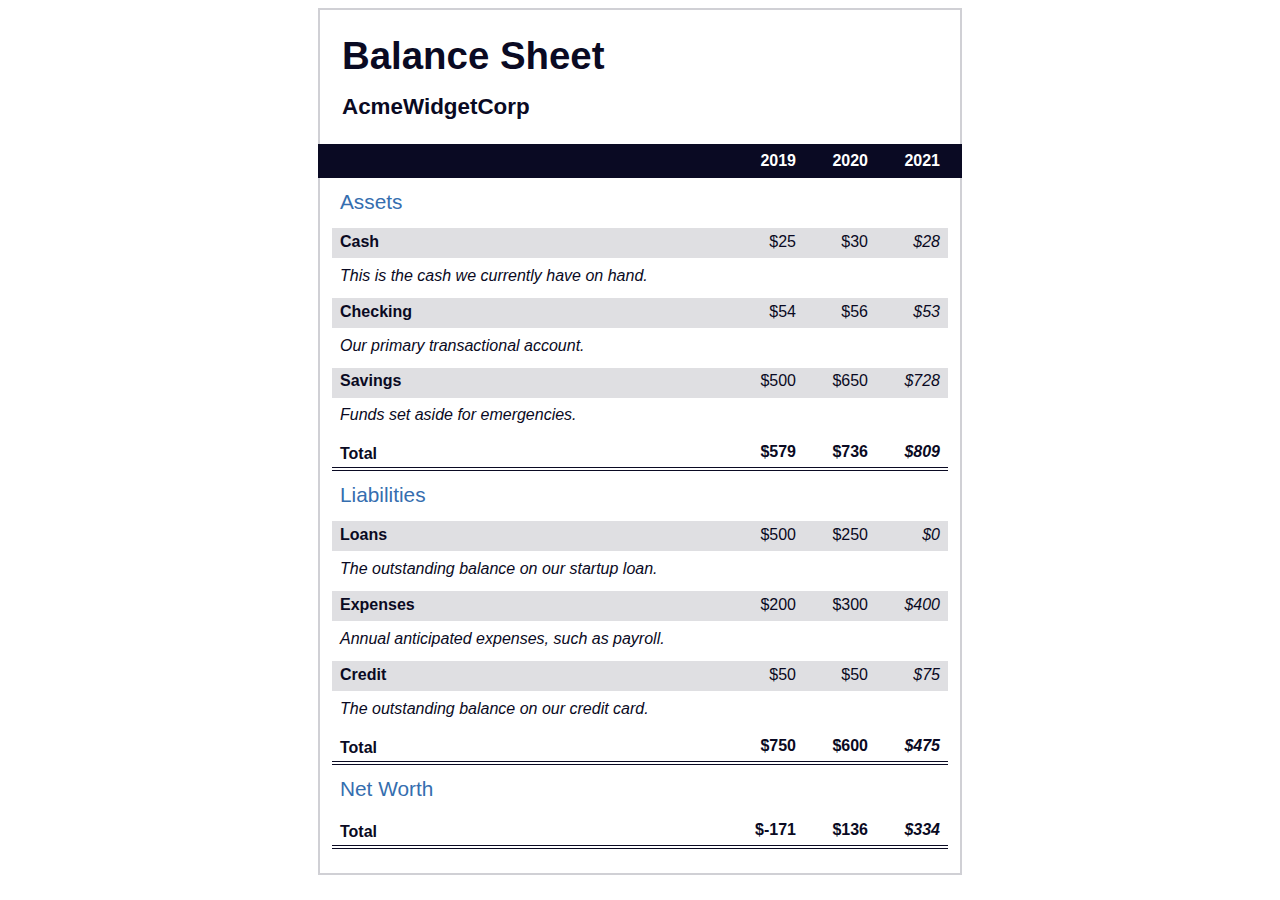
<file: balance/index.html>
<!DOCTYPE html>
<html lang="en">
  <head>
    <meta charset="UTF-8" />
    <meta http-equiv="X-UA-Compatible" content="IE=edge" />
    <meta name="viewport" content="width=device-width, initial-scale=1.0" />
    <link rel="stylesheet" href="styles.css" />
    <title>Balance-sheet</title>
  </head>
  <body>
    <main>
      <section>
        <h1>
          <span class="flex"
            ><span>AcmeWidgetCorp</span><span>Balance Sheet</span></span
          >
        </h1>

        <div aria-hidden="true" id="years">
          <span class="year">2019</span>
          <span class="year">2020</span>
          <span class="year">2021</span>
        </div>

        <div class="table-wrap">
          <table>
            <caption>
              Assets
            </caption>
            <thead>
              <tr>
                <td></td>
                <th><span class="sr-only year">2019</span></th>
                <th><span class="sr-only year">2020</span></th>
                <th class="current"><span class="sr-only year">2021</span></th>
              </tr>
            </thead>
            <tbody>
              <tr class="data">
                <th>
                  Cash
                  <span class="description"
                    >This is the cash we currently have on hand.</span
                  >
                </th>
                <td>$25</td>
                <td>$30</td>
                <td class="current">$28</td>
              </tr>
              <tr class="data">
                <th>
                  Checking
                  <span class="description"
                    >Our primary transactional account.</span
                  >
                </th>
                <td>$54</td>
                <td>$56</td>
                <td class="current">$53</td>
              </tr>
              <tr class="data">
                <th>
                  Savings
                  <span class="description"
                    >Funds set aside for emergencies.</span
                  >
                </th>

                <td>$500</td>
                <td>$650</td>
                <td class="current">$728</td>
              </tr>
              <tr class="total">
                <th>Total <span class="sr-only">Assets</span></th>
                <td>$579</td>
                <td>$736</td>
                <td class="current">$809</td>
              </tr>
            </tbody>
          </table>
          <table>
            <caption>
              Liabilities
            </caption>
            <thead>
              <tr>
                <td></td>
                <th><span class="sr-only">2019</span></th>
                <th><span class="sr-only">2020</span></th>
                <th><span class="sr-only">2021</span></th>
              </tr>
            </thead>
            <tbody>
              <tr class="data">
                <th>
                  Loans
                  <span class="description"
                    >The outstanding balance on our startup loan.</span
                  >
                </th>
                <td>$500</td>
                <td>$250</td>
                <td class="current">$0</td>
              </tr>
              <tr class="data">
                <th>
                  Expenses
                  <span class="description"
                    >Annual anticipated expenses, such as payroll.</span
                  >
                </th>
                <td>$200</td>
                <td>$300</td>
                <td class="current">$400</td>
              </tr>
              <tr class="data">
                <th>
                  Credit
                  <span class="description"
                    >The outstanding balance on our credit card.</span
                  >
                </th>
                <td>$50</td>
                <td>$50</td>
                <td class="current">$75</td>
              </tr>
              <tr class="total">
                <th>Total <span class="sr-only">Liabilities</span></th>
                <td>$750</td>
                <td>$600</td>
                <td class="current">$475</td>
              </tr>
            </tbody>
          </table>
          <table>
            <caption>
              Net Worth
            </caption>
            <thead>
              <tr>
                <td></td>
                <th><span class="sr-only">2019</span></th>
                <th><span class="sr-only">2020</span></th>
                <th><span class="sr-only">2021</span></th>
              </tr>
            </thead>
            <tbody>
              <tr class="total">
                <th>Total <span class="sr-only">Net Worth</span></th>
                <td>$-171</td>
                <td>$136</td>
                <td class="current">$334</td>
              </tr>
            </tbody>
          </table>
        </div>
      </section>
    </main>
  </body>
</html>
</file>
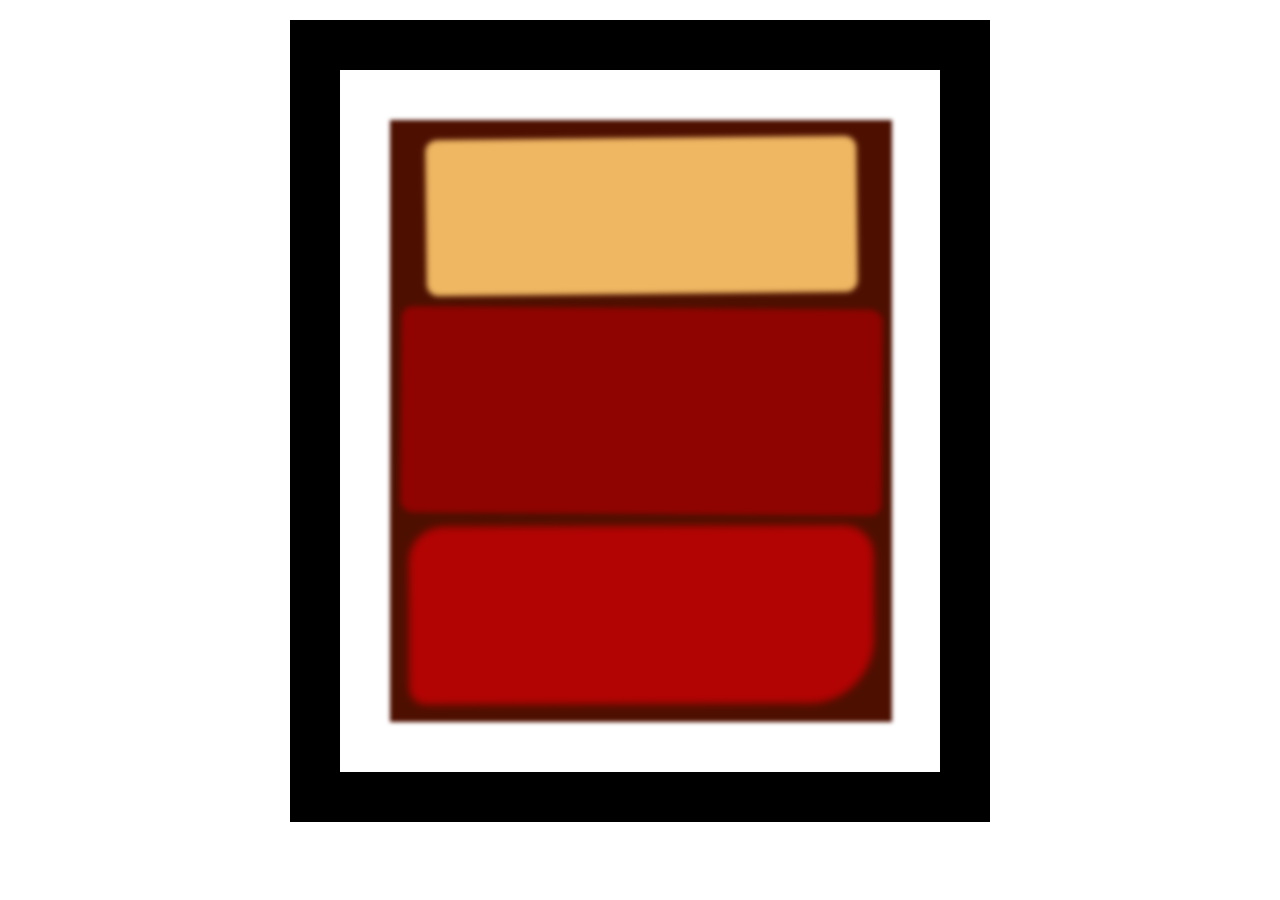
<file: box-model/index.html>
<!DOCTYPE html>
<html lang="en">
  <head>
    <meta charset="UTF-8" />
    <meta http-equiv="X-UA-Compatible" content="IE=edge" />
    <meta name="viewport" content="width=device-width, initial-scale=1.0" />
    <title>Rothko</title>
    <link rel="stylesheet" href="styles.css" />
  </head>
  <body>
    <div class="frame">
      <div class="canvas">
        <div class="one"></div>
        <div class="two"></div>
        <div class="three"></div>
      </div>
    </div>
  </body>
</html>
</file>
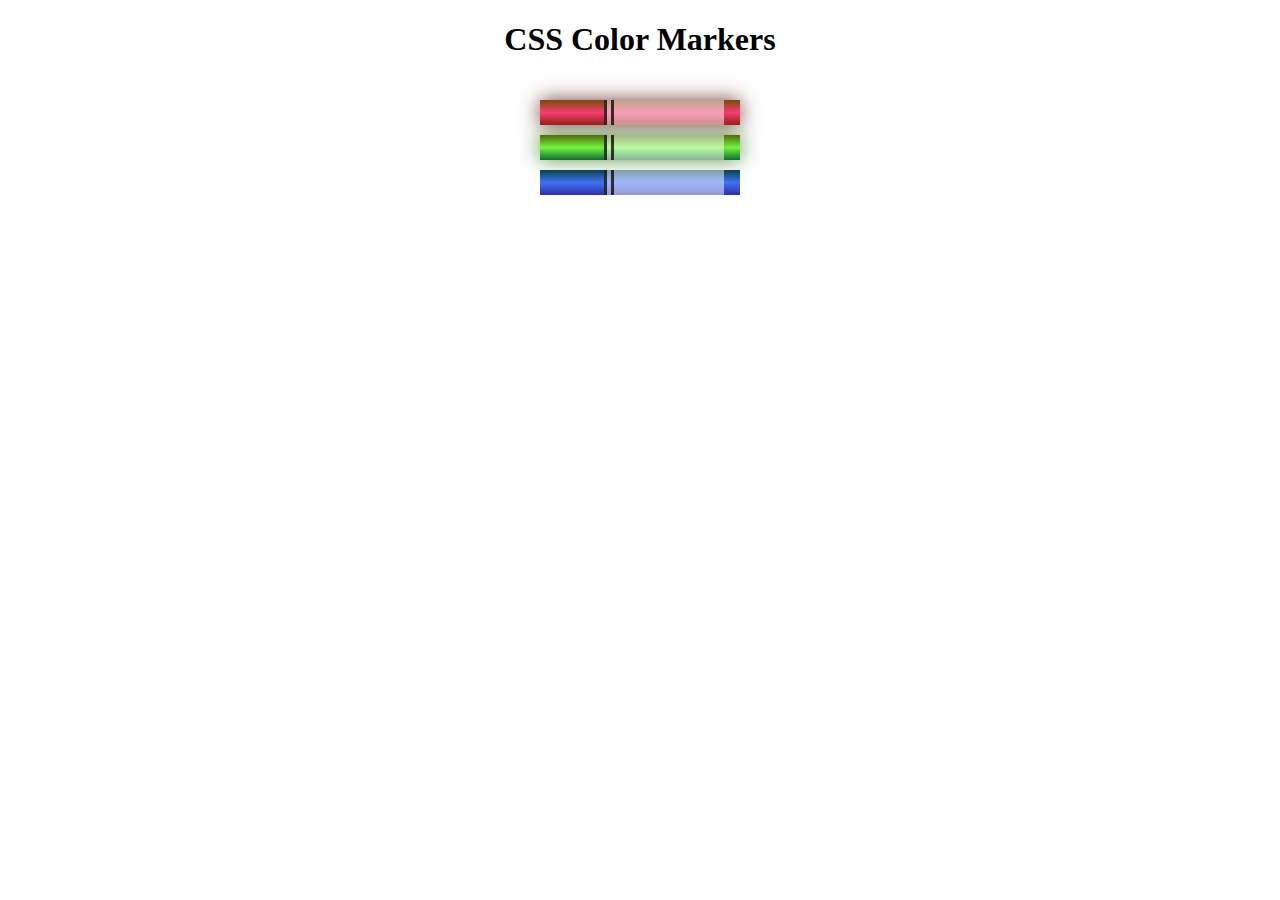
<file: color-markers/index.html>
<!DOCTYPE html>
<html lang="en">
  <head>
    <meta charset="UTF-8" />
    <meta http-equiv="X-UA-Compatible" content="IE=edge" />
    <meta name="viewport" content="width=device-width, initial-scale=1.0" />
    <title>CSS Color Markers</title>
    <link rel="stylesheet" href="styles.css" type="text/css" />
  </head>
  <body>
    <h1>CSS Color Markers</h1>
    <div class="container">
      <div class="marker red">
        <div class="cap"></div>
        <div class="sleeve"></div>
      </div>
      <div class="marker green">
        <div class="cap"></div>
        <div class="sleeve"></div>
      </div>
      <div class="marker blue">
        <div class="cap"></div>
        <div class="sleeve"></div>
      </div>
    </div>
  </body>
</html>
</file>
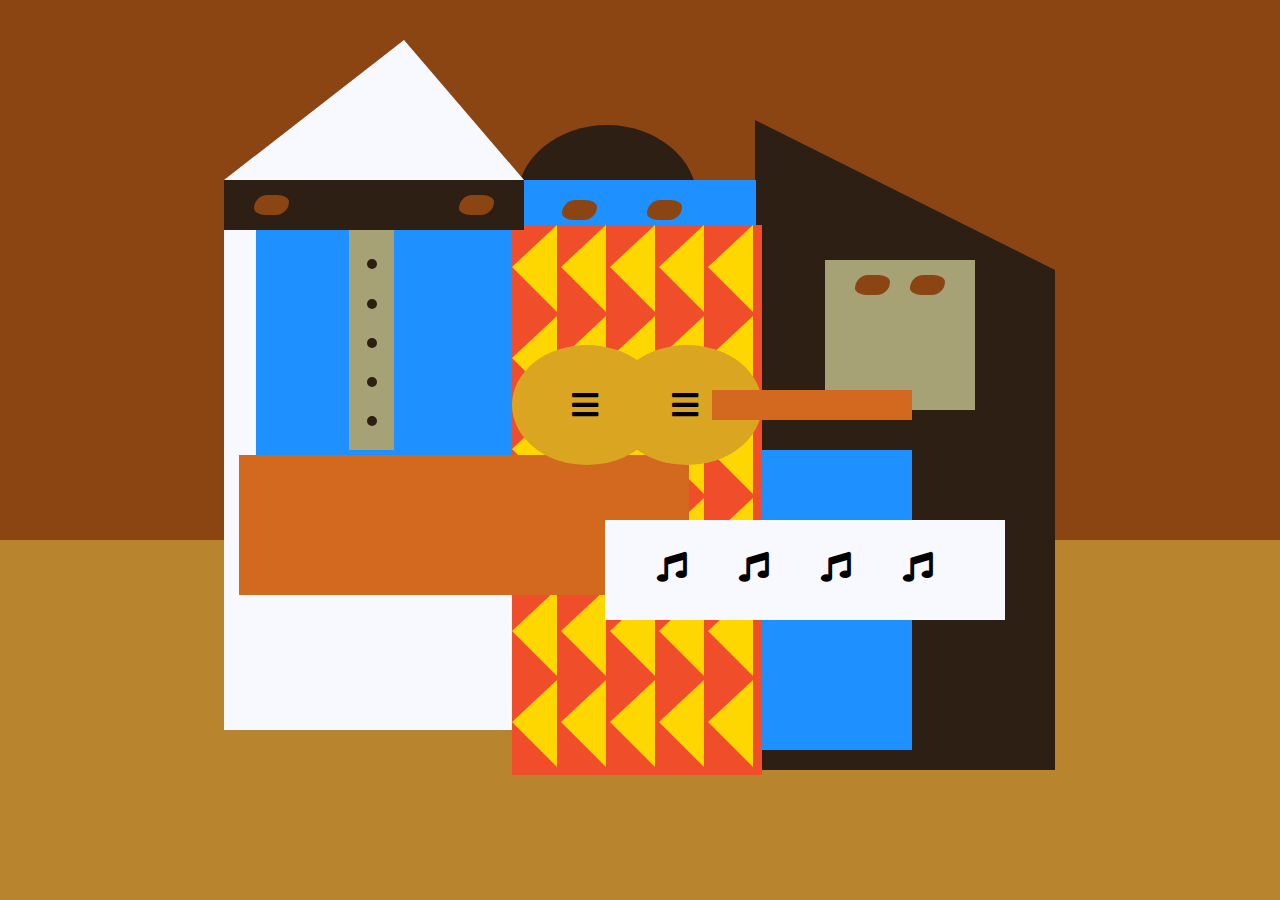
<file: picasso/index.html>
<!DOCTYPE html>
<html lang="en">
  <head>
    <meta charset="UTF-8" />
    <meta http-equiv="X-UA-Compatible" content="IE=edge" />
    <meta name="viewport" content="width=device-width, initial-scale=1.0" />
    <link rel="stylesheet" href="styles.css" type="text/css" />
    <link
      rel="stylesheet"
      href="https://use.fontawesome.com/releases/v5.8.2/css/all.css"
    />
    <title>Picasso Painting</title>
  </head>
  <body>
    <div id="back-wall"></div>
    <div class="characters">
      <div id="offwhite-character">
        <div id="white-hat"></div>
        <div id="black-mask">
          <div class="eyes left"></div>
          <div class="eyes right"></div>
        </div>
        <div id="gray-instrument">
          <div class="black-dot"></div>
          <div class="black-dot"></div>
          <div class="black-dot"></div>
          <div class="black-dot"></div>
          <div class="black-dot"></div>
        </div>
        <div id="tan-table"></div>
      </div>
      <div id="black-character">
        <div id="black-hat"></div>
        <div id="gray-mask">
          <div class="eyes left"></div>
          <div class="eyes right"></div>
        </div>
        <div id="white-paper">
          <i class="fas fa-music"></i><i class="fas fa-music"></i
          ><i class="fas fa-music"></i><i class="fas fa-music"></i>
        </div>
      </div>
      <div id="blue-left" class="blue"></div>
      <div id="blue-right" class="blue"></div>
      <div id="orange-character">
        <div id="black-round-hat"></div>
        <div id="eyes-div">
          <div class="eyes left"></div>
          <div class="eyes right"></div>
        </div>
        <div id="triangles">
          <div class="triangle"></div>
          <div class="triangle"></div>
          <div class="triangle"></div>
          <div class="triangle"></div>
          <div class="triangle"></div>
          <div class="triangle"></div>
          <div class="triangle"></div>
          <div class="triangle"></div>
          <div class="triangle"></div>
          <div class="triangle"></div>
          <div class="triangle"></div>
          <div class="triangle"></div>
          <div class="triangle"></div>
          <div class="triangle"></div>
          <div class="triangle"></div>
          <div class="triangle"></div>
          <div class="triangle"></div>
          <div class="triangle"></div>
          <div class="triangle"></div>
          <div class="triangle"></div>
          <div class="triangle"></div>
          <div class="triangle"></div>
          <div class="triangle"></div>
          <div class="triangle"></div>
          <div class="triangle"></div>
          <div class="triangle"></div>
          <div class="triangle"></div>
          <div class="triangle"></div>
          <div class="triangle"></div>
          <div class="triangle"></div>
        </div>
        <div id="guitar">
          <div class="guitar" id="guitar-left">
            <i class="fas fa-bars"></i>
          </div>
          <div class="guitar" id="guitar-right">
            <i class="fas fa-bars"></i>
          </div>
          <div id="guitar-neck"></div>
        </div>
      </div>
    </div>
  </body>
</html>
</file>
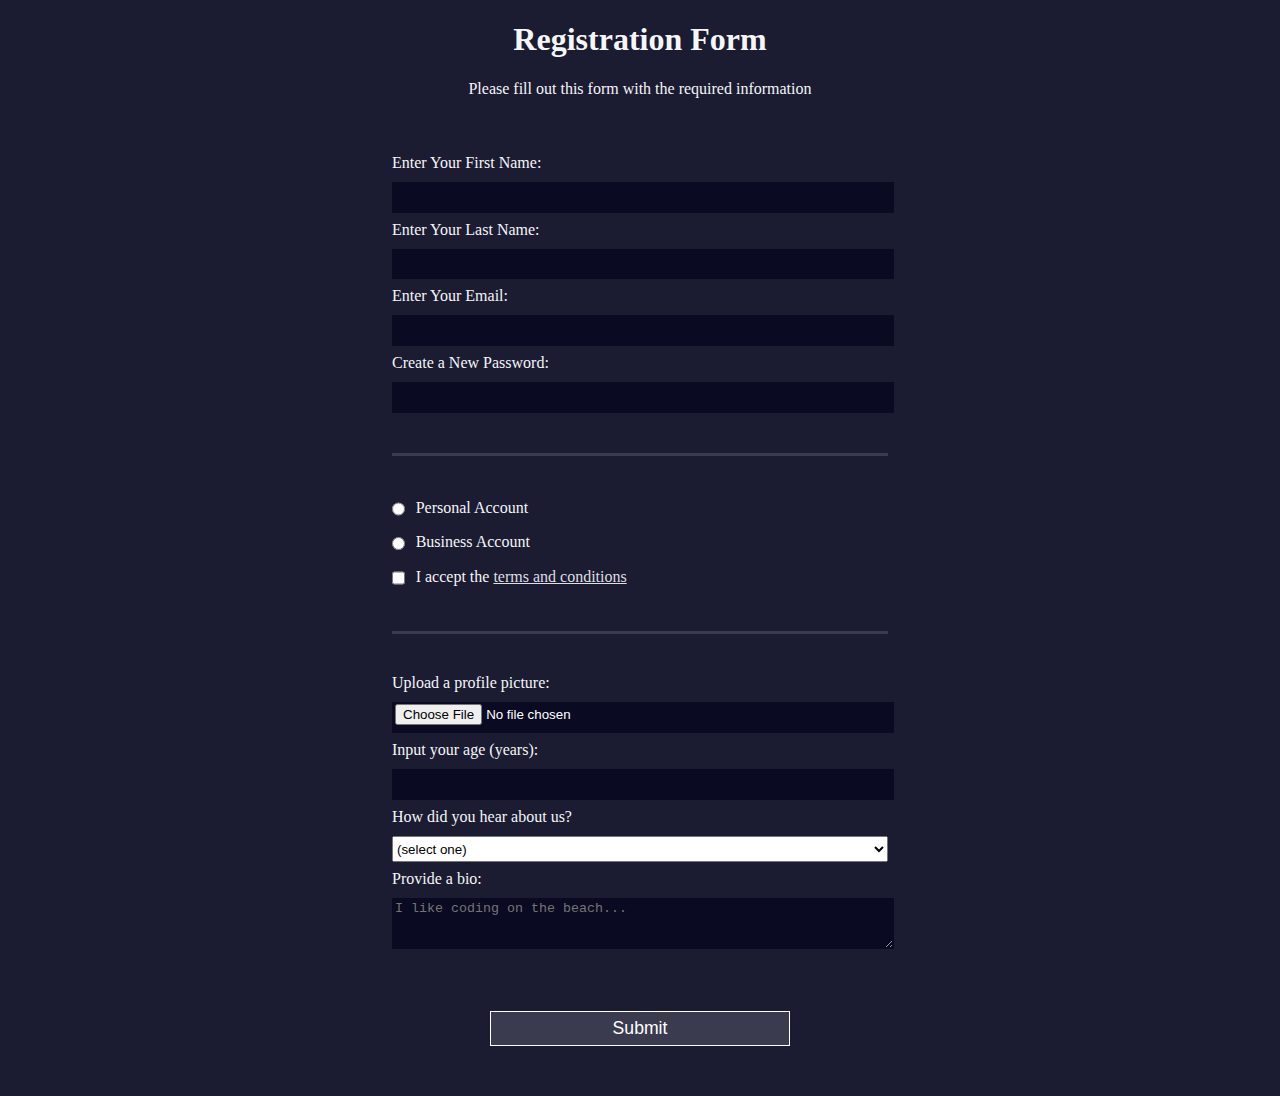
<file: registration-form/index.html>
<!DOCTYPE html>
<html lang="en">
  <head>
    <meta charset="UTF-8" />
    <meta http-equiv="X-UA-Compatible" content="IE=edge" />
    <meta name="viewport" content="width=device-width, initial-scale=1.0" />
    <title>Registration Form</title>
    <link href="style.css" rel="stylesheet" />
  </head>
  <body>
    <h1>Registration Form</h1>
    <p>Please fill out this form with the required information</p>
    <form action="https://fcc-registration-form.com">
      <fieldset>
        <label
          >Enter Your First Name: <input type="text" name="first-name" required
        /></label>
        <label
          >Enter Your Last Name: <input type="text" name="last-name" required
        /></label>
        <label
          >Enter Your Email: <input type="email" name="email" required
        /></label>
        <label
          >Create a New Password:
          <input
            type="password"
            name="password"
            pattern="[a-z0-5]{8,}"
            required
        /></label>
      </fieldset>
      <fieldset>
        <label
          ><input class="inline" type="radio" name="account-type" /> Personal
          Account</label
        >
        <label
          ><input class="inline" type="radio" name="account-type" /> Business
          Account</label
        >
        <label>
          <input class="inline" type="checkbox" name="terms" required /> I
          accept the
          <a href="https://www.freecodecamp.org/news/terms-of-service/"
            >terms and conditions</a
          >
        </label>
      </fieldset>
      <fieldset>
        <label
          >Upload a profile picture: <input type="file" name="file"
        /></label>
        <label
          >Input your age (years):
          <input type="number" name="age" min="13" max="120" />
        </label>
        <label
          >How did you hear about us?
          <select name="referrer">
            <option value="">(select one)</option>
            <option value="1">freeCodeCamp News</option>
            <option value="2">freeCodeCamp YouTube Channel</option>
            <option value="3">freeCodeCamp Forum</option>
            <option value="4">Other</option>
          </select>
        </label>
        <label
          >Provide a bio:
          <textarea
            name="bio"
            rows="3"
            cols="30"
            placeholder="I like coding on the beach..."
          ></textarea>
        </label>
      </fieldset>
      <input type="submit" value="Submit" />
    </form>
  </body>
</html>
</file>
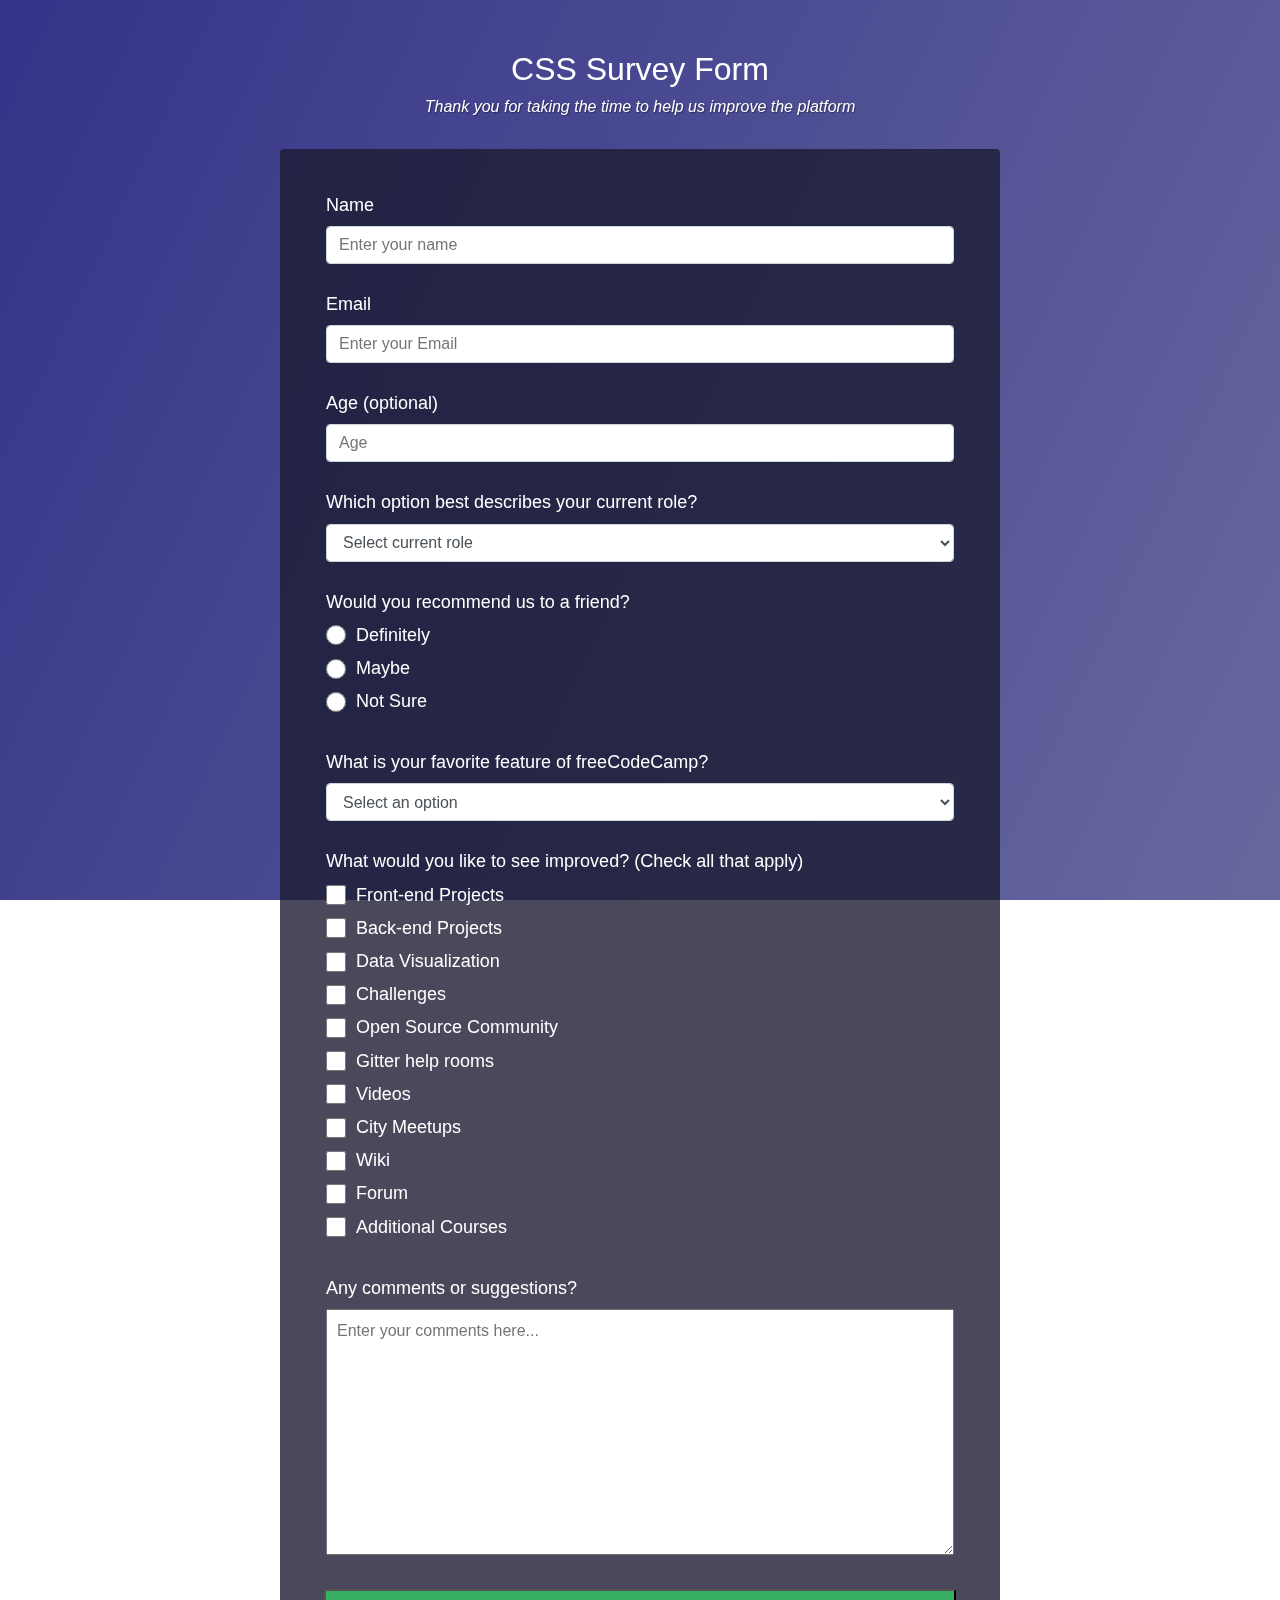
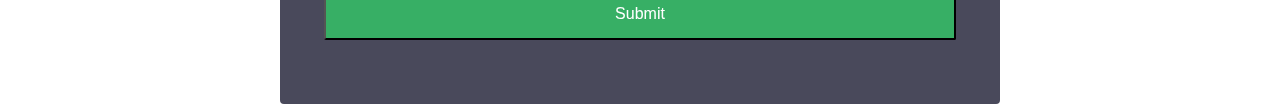
<file: survey-form/index.html>
<!DOCTYPE html>
<html lang="en">
  <head>
    <meta charset="UTF-8" />
    <meta http-equiv="X-UA-Compatible" content="IE=edge" />
    <meta name="viewport" content="width=device-width, initial-scale=1.0" />
    <title>Survey form</title>
    <link rel="stylesheet" href="style.css" />
  </head>
  <body>
    <div class="container">
      <header class="header">
        <h1 id="title">CSS Survey Form</h1>
        <p id="description">
          Thank you for taking the time to help us improve the platform
        </p>
      </header>

      <form action="process.html" method="get" id="survey-form">
        <fieldset>
          <div class="form-group">
            <label for="name" id="name-label">Name</label>
            <input
              class="form-control"
              type="text"
              id="name"
              name="name"
              placeholder="Enter your name"
              required
            />
          </div>

          <div class="form-group">
            <label for="email" id="email-label">Email</label>
            <input
              class="form-control"
              type="email"
              id="email"
              name="email"
              placeholder="Enter your Email"
              required
            />
          </div>

          <div class="form-group">
            <label for="number" id="number-label">Age (optional)</label>
            <input
              class="form-control"
              type="number"
              id="number"
              min="18"
              max="130"
              name="age"
              placeholder="Age"
            />
          </div>

          <div class="form-group">
            <label for="dropdown"
              >Which option best describes your current role?</label
            >
            <select class="form-control" id="dropdown" name="role">
              <option disabled selected value="">Select current role</option>
              <option value="student">Student</option>
              <option value="job">Full Time Job</option>
              <option value="learner">Full Time Learner</option>
              <option value="preferNo">Prefer not to say</option>
              <option value="other">Other</option>
            </select>
          </div>
        </fieldset>

        <div class="form-group">
          <fieldset>
            <label>Would you recommend us to a friend?</label>

            <label for="recommend-definitely">
              <input
                class="input-radio"
                type="radio"
                name="recommend"
                value="definitely"
                id="recommend-definitely"
              />
              Definitely</label
            >

            <label for="recommend-maybe">
              <input
                class="input-radio"
                type="radio"
                name="recommend"
                value="maybe"
                id="recommend-maybe"
              />
              Maybe</label
            >

            <label for="recommend-notsure">
              <input
                class="input-radio"
                type="radio"
                name="recommend"
                value="not-sure"
                id="recommend-notsure"
              />
              Not Sure</label
            >
          </fieldset>
        </div>

        <div class="form-group">
          <fieldset>
            <label>What is your favorite feature of freeCodeCamp?</label>
            <select class="form-control" name="feature" id="">
              <option disabled selected value="">Select an option</option>
              <option value="challenges">Challenges</option>
              <option value="projects">Projects</option>
              <option value="community">Community</option>
              <option value="open-source">Open Source</option>
            </select>
          </fieldset>
        </div>

        <div class="form-group">
          <fieldset>
            <label for=""
              >What would you like to see improved? (Check all that
              apply)</label
            >

            <label for="front-end-check">
              <input
                class="input-checkbox"
                type="checkbox"
                name="improve"
                id="front-end-check"
                value="front-end-check"
              />
              Front-end Projects</label
            >

            <label for="back-end-check">
              <input
                class="input-checkbox"
                type="checkbox"
                name="improve"
                id="back-end-check"
                value="back-end-check"
              />
              Back-end Projects</label
            >

            <label for="data-check">
              <input
                class="input-checkbox"
                type="checkbox"
                name="improve"
                id="data-check"
                value="data-check"
              />
              Data Visualization</label
            >

            <label for="challenges-check">
              <input
                class="input-checkbox"
                type="checkbox"
                name="improve"
                id="challenges-check"
                value="challenges-check"
              />
              Challenges</label
            >

            <label for="open-source-check">
              <input
                class="input-checkbox"
                type="checkbox"
                name="improve"
                id="open-source-check"
                value="open-source-check"
              />
              Open Source Community</label
            >

            <label for="gitter-help-check"
              ><input
                class="input-checkbox"
                type="checkbox"
                name="improve"
                id="gitter-help-check"
                value="gitter-help-check"
              />
              Gitter help rooms</label
            >

            <label for="videos-check"
              ><input
                class="input-checkbox"
                type="checkbox"
                name="improve"
                id="videos-check"
                value="videos-check"
              />
              Videos</label
            >

            <label for="city-meetups-check"
              ><input
                class="input-checkbox"
                type="checkbox"
                name="improve"
                id="city-meetups-check"
                value="city-meetups-check"
              />
              City Meetups</label
            >

            <label for="wiki-check"
              ><input
                class="input-checkbox"
                type="checkbox"
                name="improve"
                id="wiki-check"
                value="wiki-check"
              />
              Wiki</label
            >

            <label for="forum-check">
              <input
                class="input-checkbox"
                type="checkbox"
                name="improve"
                id="forum-check"
                value="forum-check"
              />
              Forum</label
            >

            <label for="additional-courses-check">
              <input
                class="input-checkbox"
                type="checkbox"
                name="improve"
                id="additional-courses-check"
                value="additional-courses-check"
              />
              Additional Courses</label
            >
          </fieldset>
        </div>

        <div class="form-group">
          <fieldset>
            <label for="">Any comments or suggestions?</label>
            <textarea
              class="input-textarea"
              name="comments"
              id=""
              cols="30"
              rows="10"
              placeholder="Enter your comments here..."
            ></textarea>
          </fieldset>
        </div>

        <div class="form-group">
          <button class="submit-button" type="submit" id="submit">
            Submit
          </button>
        </div>
      </form>
    </div>
  </body>
</html>
</file>
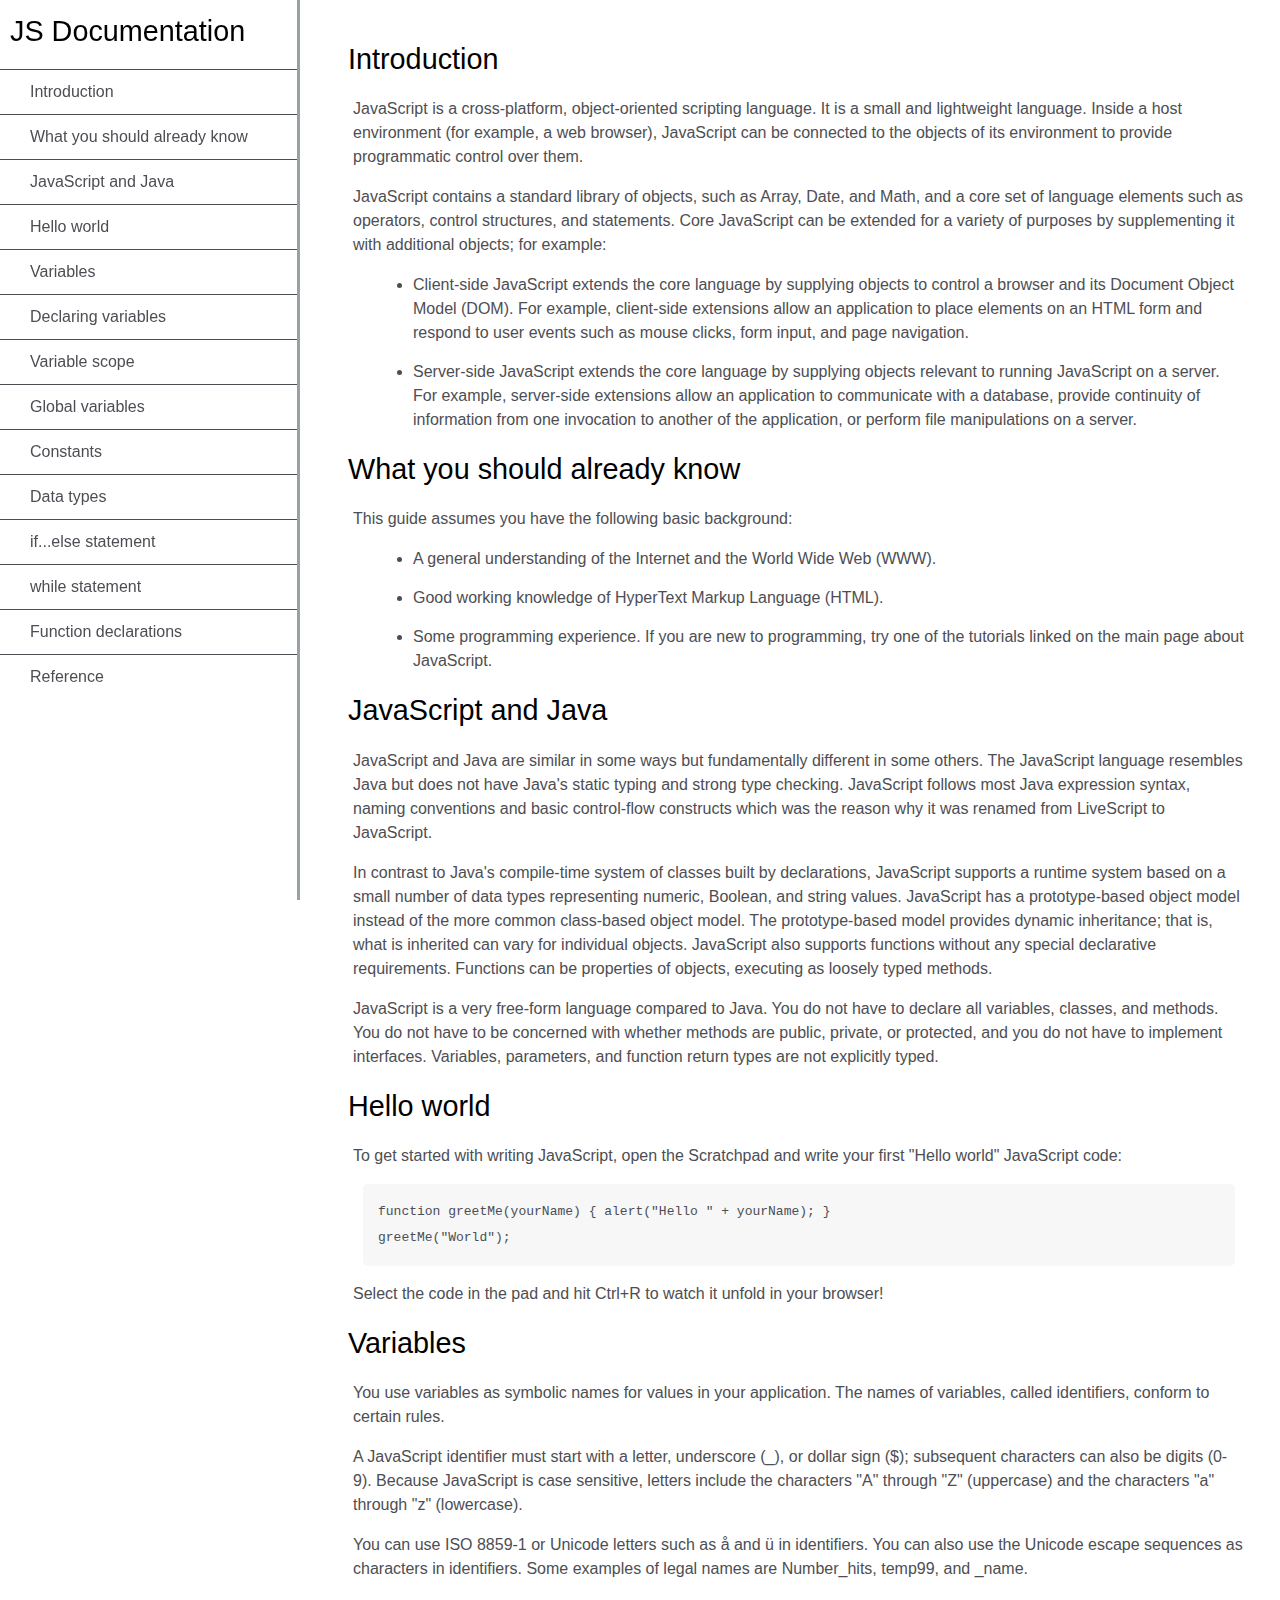
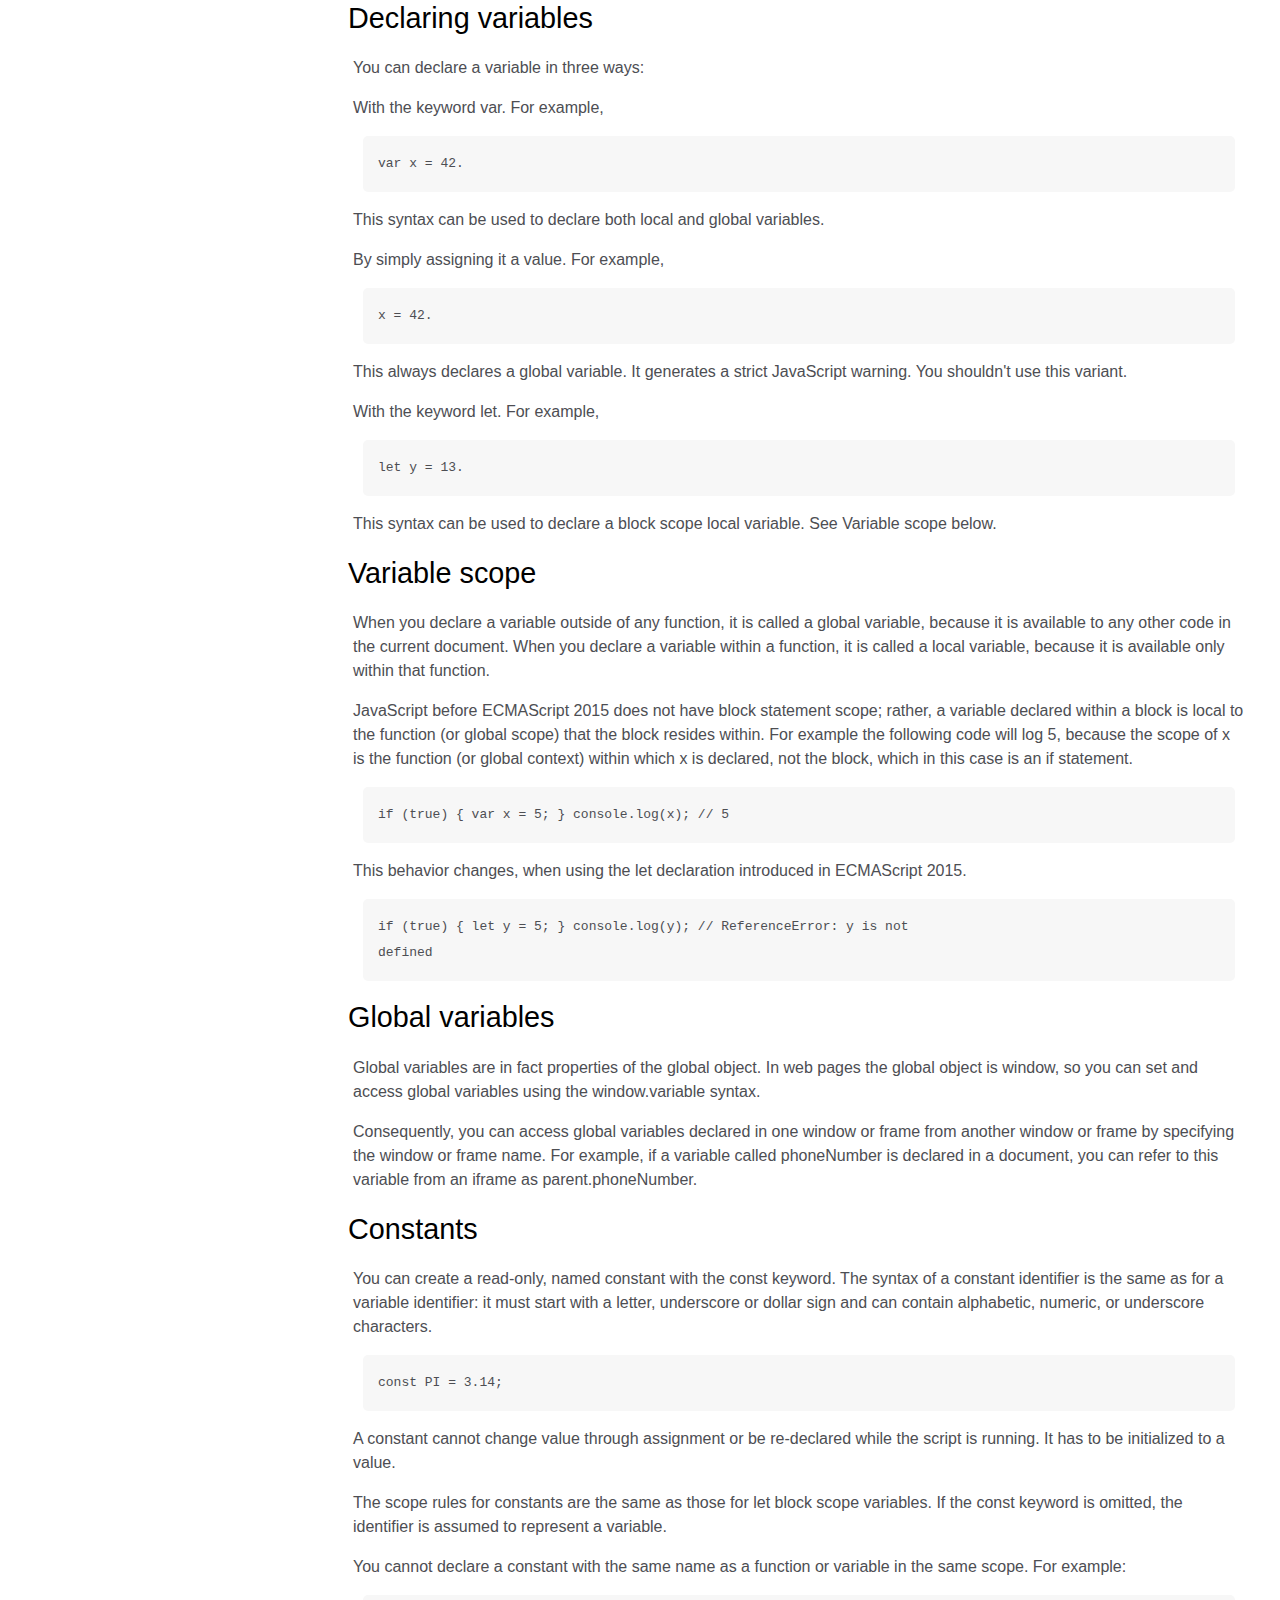
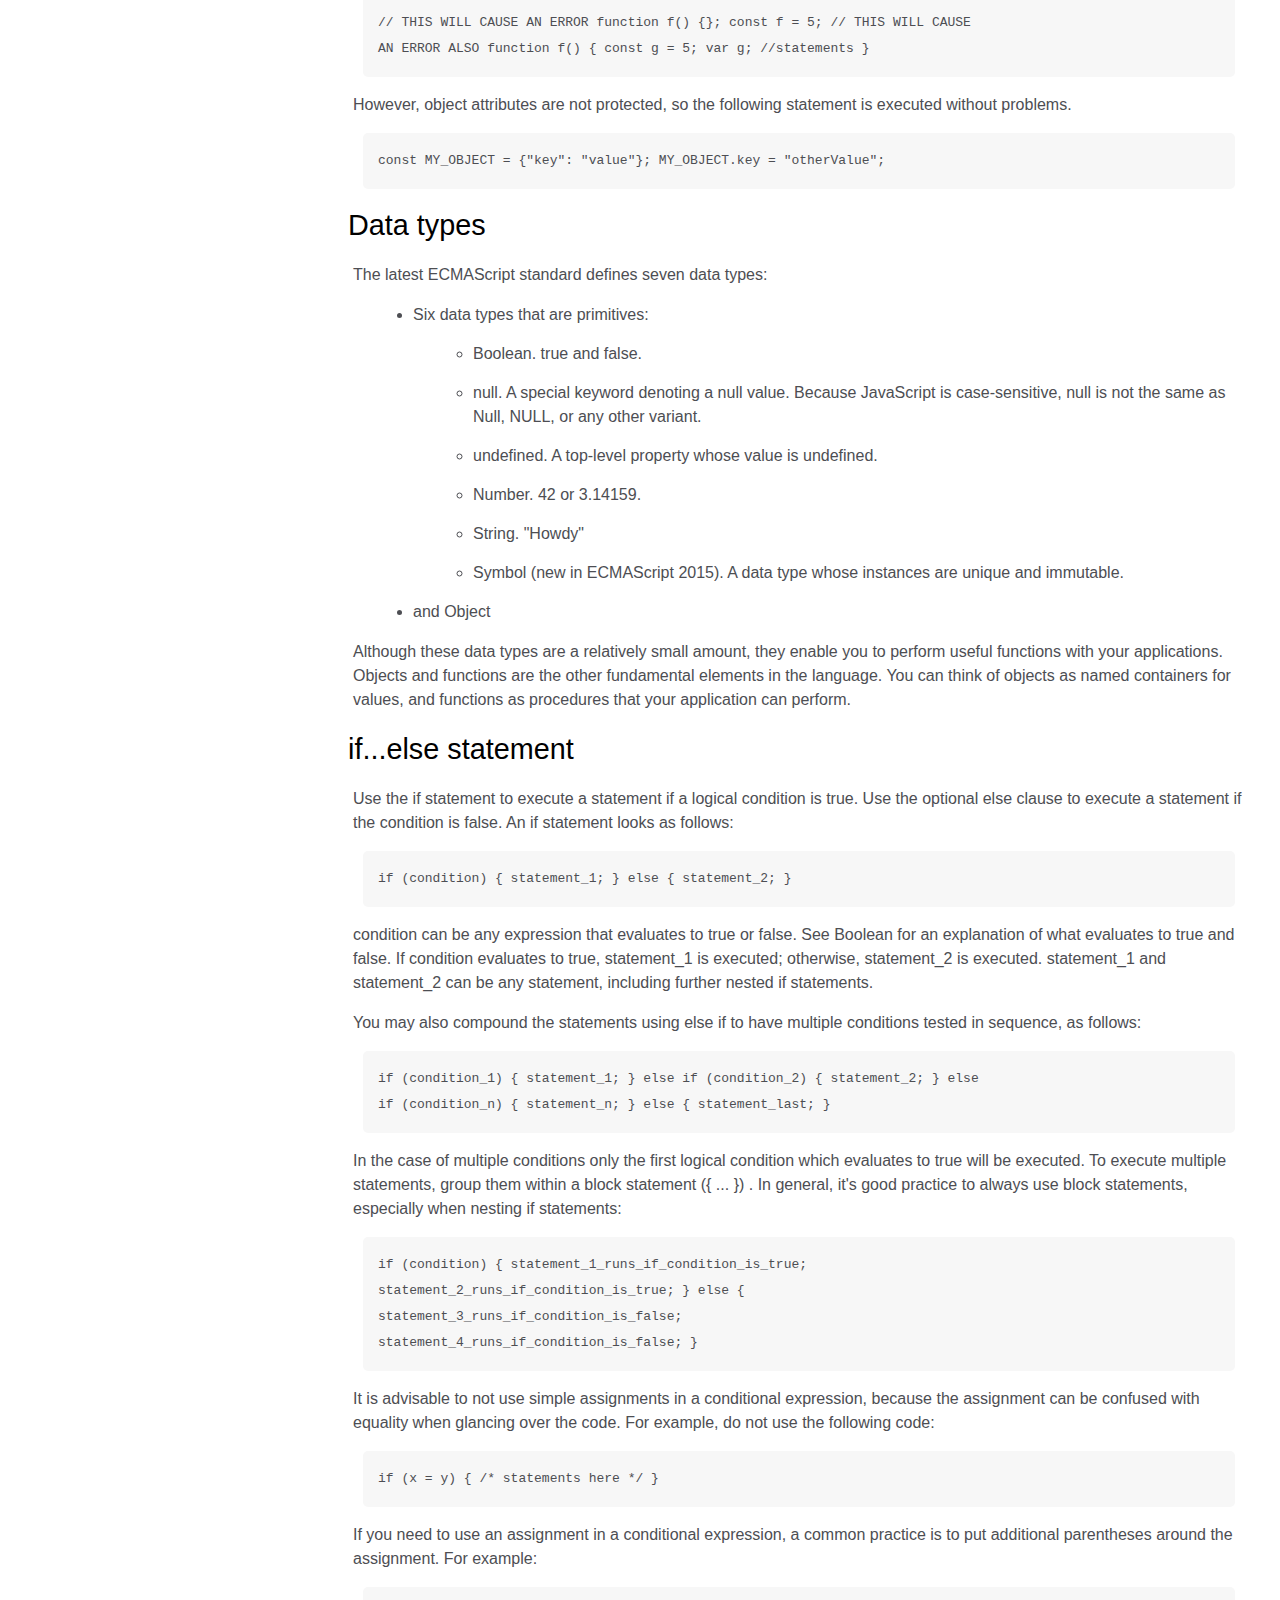
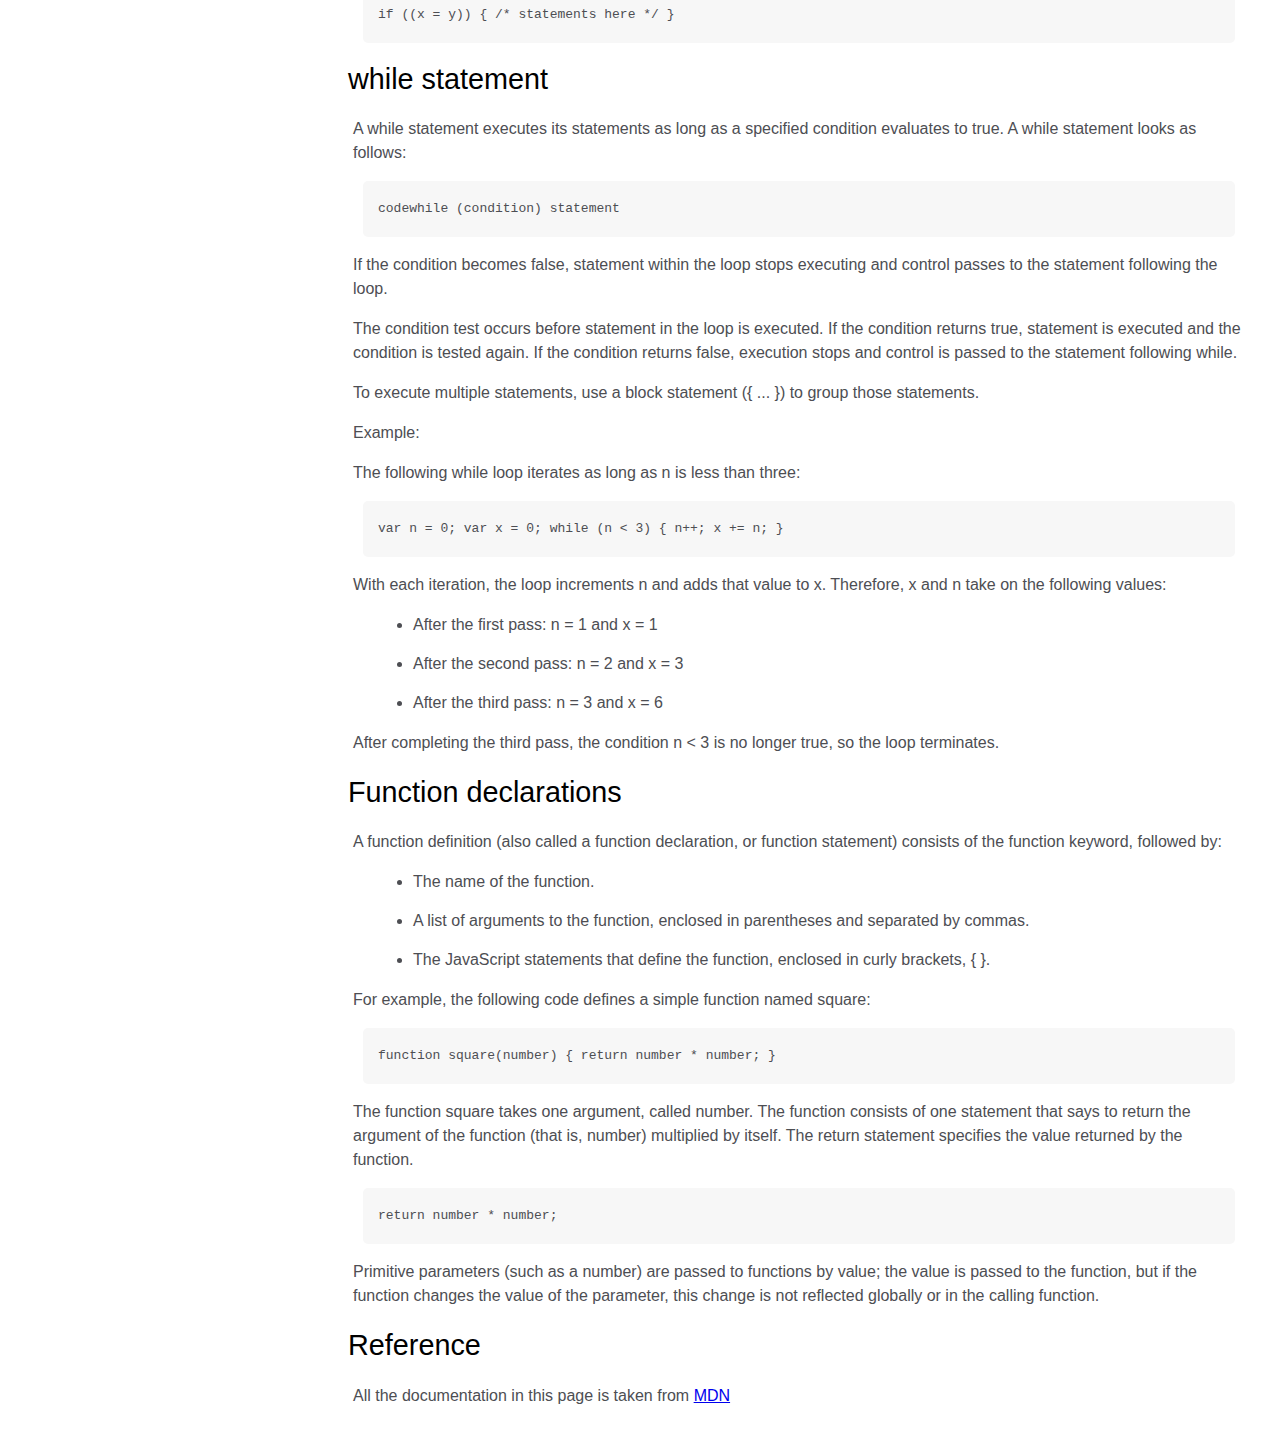
<file: techdocs/index.html>
<!DOCTYPE html>
<html lang="en">
  <head>
    <meta charset="UTF-8" />
    <meta http-equiv="X-UA-Compatible" content="IE=edge" />
    <meta name="viewport" content="width=device-width, initial-scale=1.0" />
    <link rel="stylesheet" href="./styles/styles.css" />
    <title>Technical Documentation Page</title>
  </head>
  <body>
    <nav id="navbar">
      <header>
        <h1>JS Documentation</h1>
      </header>
      <ul id="links-list"></ul>
    </nav>
    <main id="main-doc"></main>
    <script src="./index.js" type="module"></script>
  </body>
</html>
</file>
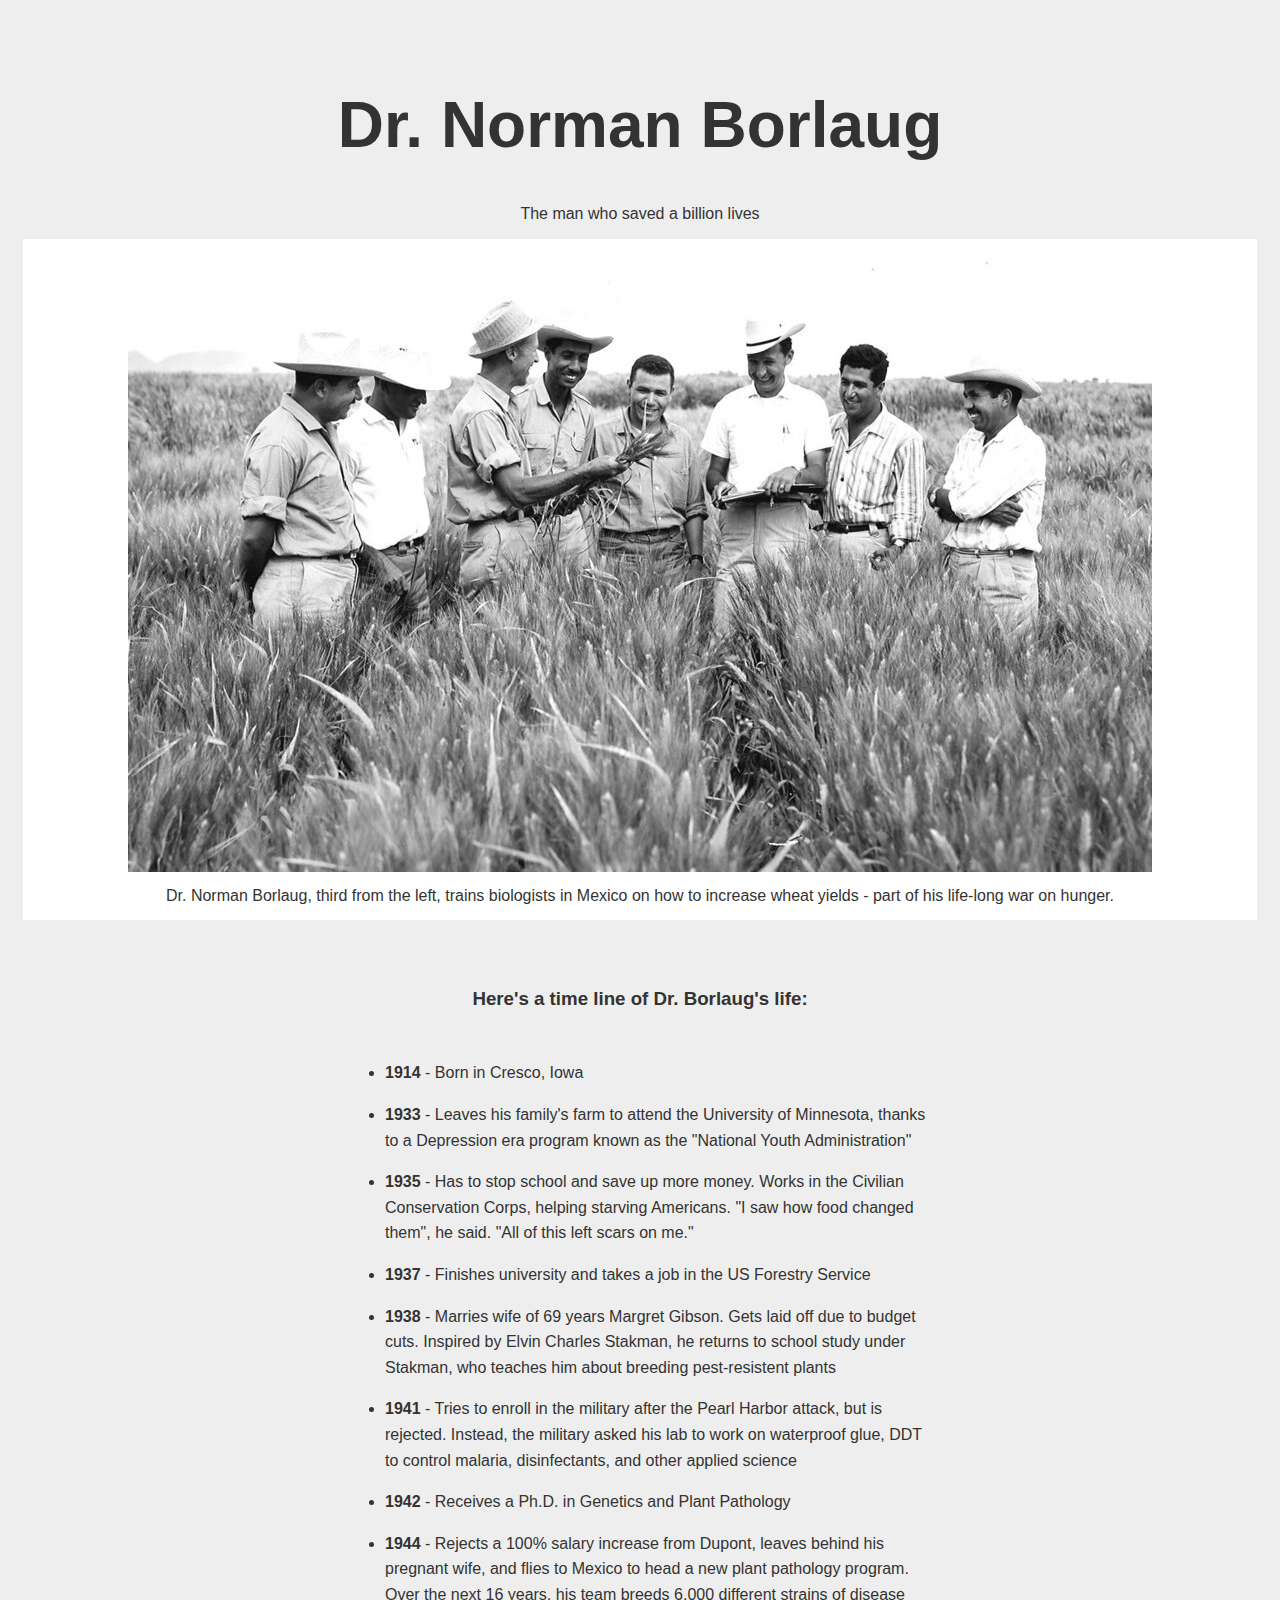
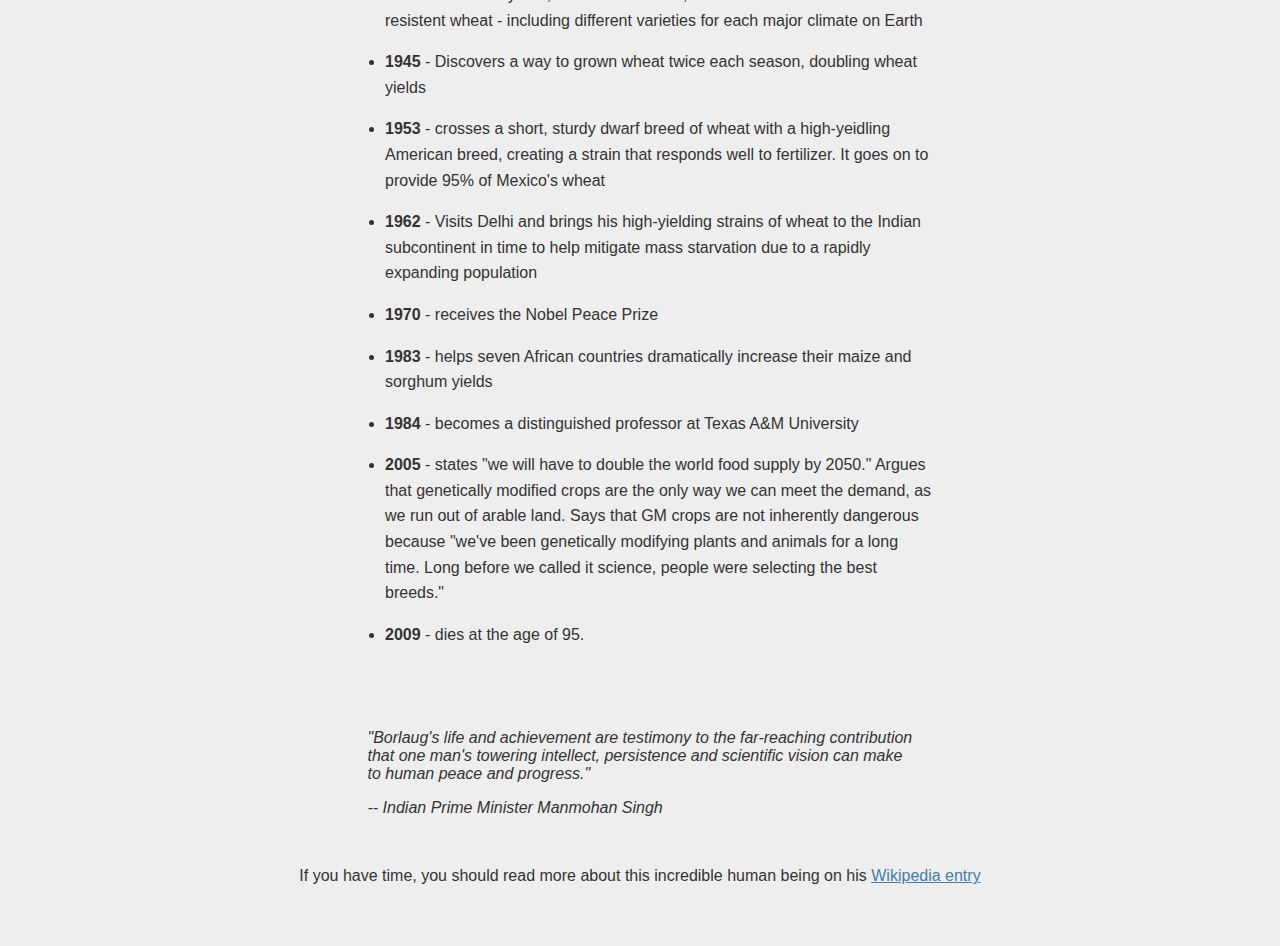
<file: tribute-page/index.html>
<!DOCTYPE html>
<html lang="en">
  <head>
    <meta charset="UTF-8" />
    <meta http-equiv="X-UA-Compatible" content="IE=edge" />
    <meta name="viewport" content="width=device-width, initial-scale=1.0" />
    <link rel="stylesheet" href="styles.css" />
    <title>Dr. Norman Borlaug</title>
  </head>
  <body>
    <header>
      <h1 id="title">Dr. Norman Borlaug</h1>
      <p>The man who saved a billion lives</p>
    </header>
    <main id="main">
      <figure id="img-div">
        <img
          src="tribute-page-main-image.jpg"
          alt="group of men in wheat field"
          id="image"
        />
        <figcaption id="img-caption">
          Dr. Norman Borlaug, third from the left, trains biologists in Mexico
          on how to increase wheat yields - part of his life-long war on hunger.
        </figcaption>
      </figure>

      <section id="tribute-info">
        <h3 id="headline">Here's a time line of Dr. Borlaug's life:</h3>
        <ul>
          <li><strong>1914</strong> - Born in Cresco, Iowa</li>
          <li>
            <strong>1933 </strong> - Leaves his family's farm to attend the
            University of Minnesota, thanks to a Depression era program known as
            the "National Youth Administration"
          </li>
          <li>
            <strong>1935</strong> - Has to stop school and save up more money.
            Works in the Civilian Conservation Corps, helping starving
            Americans. "I saw how food changed them", he said. "All of this left
            scars on me."
          </li>
          <li>
            <strong>1937</strong> - Finishes university and takes a job in the
            US Forestry Service
          </li>
          <li>
            <strong>1938</strong> - Marries wife of 69 years Margret Gibson.
            Gets laid off due to budget cuts. Inspired by Elvin Charles Stakman,
            he returns to school study under Stakman, who teaches him about
            breeding pest-resistent plants
          </li>
          <li>
            <strong>1941</strong> - Tries to enroll in the military after the
            Pearl Harbor attack, but is rejected. Instead, the military asked
            his lab to work on waterproof glue, DDT to control malaria,
            disinfectants, and other applied science
          </li>
          <li>
            <strong>1942</strong> - Receives a Ph.D. in Genetics and Plant
            Pathology
          </li>
          <li>
            <strong>1944</strong> - Rejects a 100% salary increase from Dupont,
            leaves behind his pregnant wife, and flies to Mexico to head a new
            plant pathology program. Over the next 16 years, his team breeds
            6,000 different strains of disease resistent wheat - including
            different varieties for each major climate on Earth
          </li>
          <li>
            <strong>1945</strong> - Discovers a way to grown wheat twice each
            season, doubling wheat yields
          </li>
          <li>
            <strong>1953</strong> - crosses a short, sturdy dwarf breed of wheat
            with a high-yeidling American breed, creating a strain that responds
            well to fertilizer. It goes on to provide 95% of Mexico's wheat
          </li>
          <li>
            <strong>1962</strong> - Visits Delhi and brings his high-yielding
            strains of wheat to the Indian subcontinent in time to help mitigate
            mass starvation due to a rapidly expanding population
          </li>
          <li><strong>1970</strong> - receives the Nobel Peace Prize</li>
          <li>
            <strong>1983</strong> - helps seven African countries dramatically
            increase their maize and sorghum yields
          </li>
          <li>
            <strong>1984</strong> - becomes a distinguished professor at Texas
            A&M University
          </li>
          <li>
            <strong>2005</strong> - states "we will have to double the world
            food supply by 2050." Argues that genetically modified crops are the
            only way we can meet the demand, as we run out of arable land. Says
            that GM crops are not inherently dangerous because "we've been
            genetically modifying plants and animals for a long time. Long
            before we called it science, people were selecting the best breeds."
          </li>
          <li><strong>2009</strong> - dies at the age of 95.</li>
        </ul>
      </section>

      <blockquote>
        <p>
          <cite>
            "Borlaug's life and achievement are testimony to the far-reaching
            contribution that one man's towering intellect, persistence and
            scientific vision can make to human peace and progress."
          </cite>
        </p>
        <p>
          <cite> -- Indian Prime Minister Manmohan Singh </cite>
        </p>
      </blockquote>
    </main>
    <footer>
      <p>
        If you have time, you should read more about this incredible human being
        on his
        <a
          target="_blank"
          href="https://en.wikipedia.org/wiki/Norman_Borlaug"
          id="tribute-link"
          >Wikipedia entry</a
        >
      </p>
    </footer>
  </body>
</html>
</file>
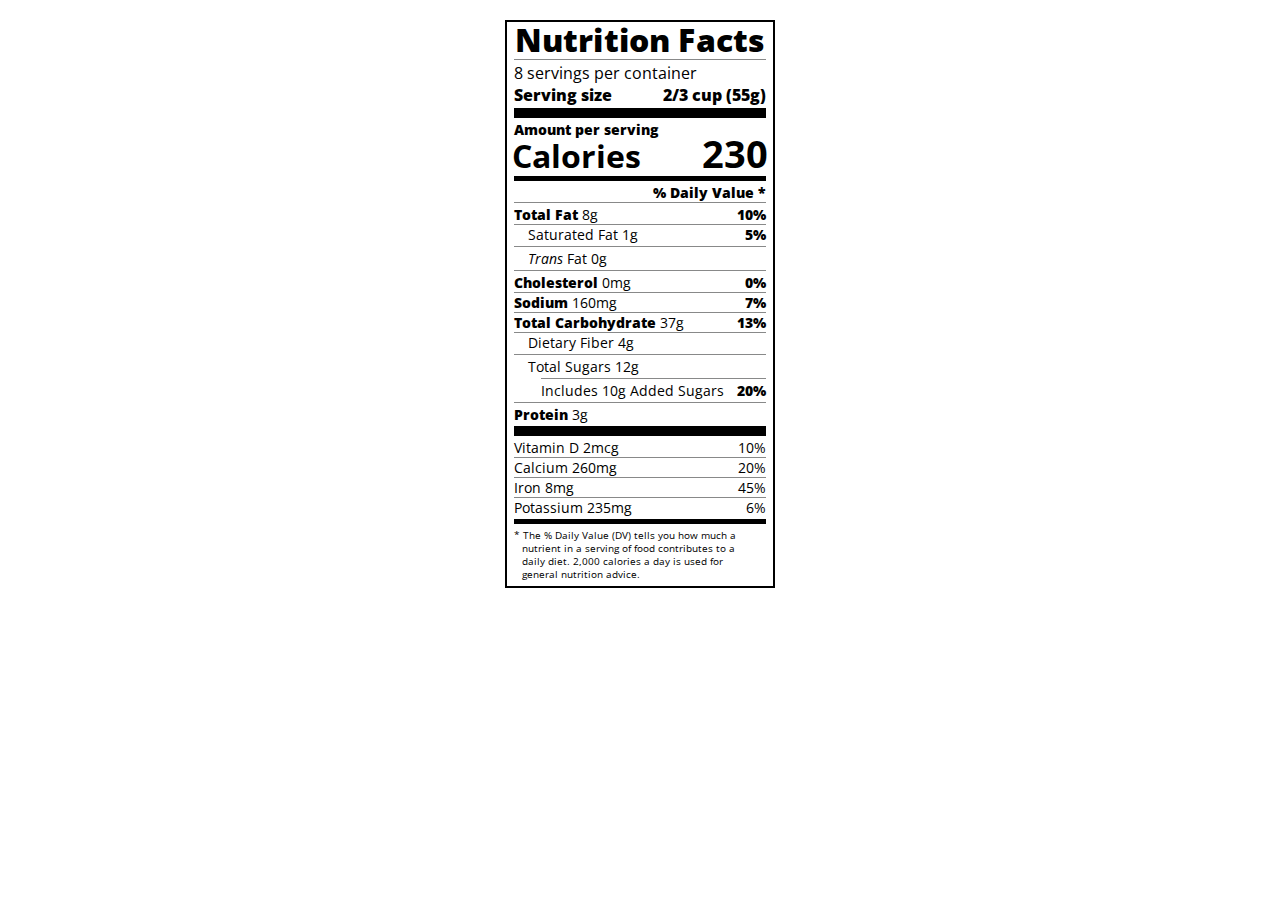
<file: typography/index.html>
<!DOCTYPE html>
<html lang="en">
  <head>
    <meta charset="UTF-8" />
    <meta http-equiv="X-UA-Compatible" content="IE=edge" />
    <meta name="viewport" content="width=device-width, initial-scale=1.0" />
    <title>Typography: Nutrition Label</title>
    <link
      rel="stylesheet"
      href="https://fonts.googleapis.com/css?family=Open+Sans:400,700,800"
    />
    <link rel="stylesheet" href="styles.css" />
  </head>
  <body>
    <div class="label">
      <header>
        <h1 class="bold">Nutrition Facts</h1>
        <div class="divider"></div>
        <p>8 servings per container</p>
        <p class="bold">
          Serving size <span class="right">2/3 cup (55g)</span>
        </p>
      </header>
      <div class="divider lg"></div>
      <div class="calories-info">
        <p class="bold sm-text">Amount per serving</p>
        <h1>Calories <span class="right">230</span></h1>
      </div>
      <div class="divider md"></div>
      <div class="daily-value sm-text">
        <p class="right bold no-divider">% Daily Value *</p>
        <div class="divider"></div>
        <p>
          <span class="bold">Total Fat</span> 8g<span class="bold right"
            >10%</span
          >
        </p>
        <p class="indent no-divider">
          Saturated Fat 1g <span class="bold right">5%</span>
        </p>
        <div class="divider"></div>
        <p class="indent no-divider"><i>Trans</i> Fat 0g</p>
        <div class="divider"></div>
        <p>
          <span class="bold">Cholesterol</span> 0mg
          <span class="bold right">0%</span>
        </p>
        <p>
          <span class="bold">Sodium</span> 160mg
          <span class="bold right">7%</span>
        </p>
        <p>
          <span class="bold">Total Carbohydrate</span> 37g
          <span class="bold right">13%</span>
        </p>
        <p class="indent no-divider"></p>
        <p class="indent no-divider">Dietary Fiber 4g</p>
        <div class="divider"></div>
        <p class="indent no-divider">Total Sugars 12g</p>
        <div class="divider dbl-indent" s></div>
        <p class="dbl-indent no-divider">
          Includes 10g Added Sugars <span class="right bold">20%</span>
        </p>
        <div class="divider"></div>
        <p class="no-divider"><span class="bold">Protein</span> 3g</p>
        <div class="divider lg"></div>
        <p>Vitamin D 2mcg <span class="right">10%</span></p>
        <p>Calcium 260mg <span class="right">20%</span></p>
        <p>Iron 8mg <span class="right">45%</span></p>
        <p class="no-divider">Potassium 235mg <span class="right">6%</span></p>
      </div>
      <div class="divider md"></div>
      <p class="note">
        * The % Daily Value (DV) tells you how much a nutrient in a serving of
        food contributes to a daily diet. 2,000 calories a day is used for
        general nutrition advice.
      </p>
    </div>
  </body>
</html>
</file>
<file: balance/styles.css>
html {
  box-sizing: border-box;
}

body {
  font-family: sans-serif;
  color: #0a0a23;
}

span[class~='sr-only'] {
  border: 0 !important;
  clip: rect(1px, 1px, 1px, 1px) !important;
  clip-path: inset(50%) !important;
  -webkit-clip-path: inset(50%) !important;
  height: 1px !important;
  width: 1px !important;
  position: absolute !important;
  overflow: hidden !important;
  white-space: nowrap !important;
  padding: 0 !important;
  margin: -1px !important;
}

h1 {
  max-width: 37.25rem;
  margin: 0 auto;
  padding: 1.5rem 1.25rem;
}

h1 .flex {
  display: flex;
  flex-direction: column-reverse;
  gap: 1rem;
}

h1 .flex span:first-of-type {
  font-size: 0.7em;
}

h1 .flex span:last-of-type {
  font-size: 1.2em;
}

section {
  max-width: 40rem;
  margin: 0 auto;
  border: 2px solid #d0d0d5;
}

#years {
  display: flex;
  justify-content: flex-end;
  position: sticky;
  top: 0;
  color: #fff;
  background-color: #0a0a23;
  z-index: 999;
  margin: 0 -2px;
  padding: 0.5rem calc(1.25rem + 2px) 0.5rem 0;
}

#years span[class='year'] {
  font-weight: bold;
  width: 4.5rem;
  text-align: right;
}

.table-wrap {
  padding: 0 0.75rem 1.5rem 0.75rem;
}

table {
  border-collapse: collapse;
  border: 0;
  position: relative;
  width: 100%;
  margin-top: 3rem;
}

table caption {
  position: absolute;
  top: -2.25rem;
  left: 0.5rem;
  color: #356eaf;
  font-size: 1.3em;
  font-weight: normal;
}

tbody td {
  width: 100vw;
  max-width: 4rem;
  min-width: 4rem;
}

tbody th {
  width: calc(100% - 12rem);
}

tr[class='total'] {
  font-weight: bold;
  border-bottom: 4px double #0a0a23;
}

tr[class='total'] th {
  text-align: left;
  padding: 0.5rem 0 0.25rem 0.5rem;
}

tr.total td {
  text-align: right;
  padding: 0 0.25rem;
}

tr.total td:nth-of-type(3) {
  padding-right: 0.5rem;
}

tr.total:hover {
  background-color: #99c9ff;
}

td.current {
  font-style: italic;
}

tr.data {
  background-image: linear-gradient(
    to bottom,
    #dfdfe2 1.845rem,
    white 1.845rem
  );
}

tr.data th {
  text-align: left;
  padding-top: 0.3rem;
  padding-left: 0.5rem;
}

tr.data th .description {
  display: block;
  font-style: italic;
  font-weight: normal;
  padding: 1rem 0 0.75rem;
  margin-right: -13.5rem;
}

tr.data td {
  text-align: right;
  vertical-align: top;
  padding: 0.3rem 0.25rem 0;
}

tr.data td:last-of-type {
  padding-right: 0.5rem;
}
</file>
<file: box-model/styles.css>
.canvas {
  width: 500px;
  height: 600px;
  background-color: #4d0f00;
  padding: 1px;
  overflow: hidden;
  filter: blur(2px);
}

.frame {
  border: solid black 50px;
  width: 500px;
  padding: 50px;
  margin: 20px auto;
}

.one {
  width: 425px;
  height: 150px;
  background-color: #efb762;
  margin: 20px auto 20px;
  box-shadow: 0 0 3px 3px #efb762;
  border-radius: 9px;
  transform: rotate(-0.6deg);
}

.two {
  width: 475px;
  height: 200px;
  background-color: #8f0401;
  margin: 0 auto 20px;
  box-shadow: 0 0 3px 3px #8f0401;
  border-radius: 8px 10px;
  transform: rotate(0.4deg);
}

.three {
  width: 91%;
  height: 28%;
  background-color: #b20403;
  margin: auto;
  filter: blur(2px);
  box-shadow: 0 0 5px 5px #b20403;
  border-radius: 30px 25px 60px 12px;
  transform: rotate(-0.2deg);
}

.one,
.two {
  filter: blur(1px);
}
</file>
<file: color-markers/styles.css>
h1 {
  text-align: center;
}

.container {
  background-color: rgb(255, 255, 255);
  padding: 10px 0;
}

.marker {
  width: 200px;
  height: 25px;
  margin: 10px auto;
}

.cap {
  width: 60px;
  height: 25px;
}

.sleeve {
  display: inline-block;

  width: 110px;
  height: 25px;
  background-color: rgb(255, 255, 255, 0.5);
  border-left: 10px double rgb(0, 0, 0, 0.75);
}

.sleeve,
.cap {
  display: inline-block;
}

.red {
  background: linear-gradient(
    rgb(122, 74, 14),
    rgb(245, 62, 113),
    rgb(162, 27, 27)
  );
  box-shadow: 0 0 20px 0 rgba(83, 14, 14, 0.8);
}

.green {
  background: linear-gradient(#55680d, #71f53e, #116c31);
  box-shadow: 0 0 20px 0 #3b7e20cc;
}

.blue {
  background: linear-gradient(
    hsl(186, 76%, 16%),
    hsl(223, 90%, 60%),
    hsl(240, 56%, 42%)
  );
}
</file>
<file: picasso/styles.css>
body {
  background-color: rgb(184, 132, 46);
}

#back-wall {
  position: absolute;
  top: 0;
  left: 0;
  background-color: #8b4513;
  width: 100%;
  height: 60%;
  z-index: -1;
}

#offwhite-character {
  position: absolute;
  top: 20%;
  left: 17.5%;
  width: 300px;
  height: 550px;
  background-color: GhostWhite;
}

#white-hat {
  position: absolute;
  top: -140px;
  left: 0;
  width: 0;
  height: 0;
  border-style: solid;
  border-width: 0 120px 140px 180px;
  border-top-color: transparent;
  border-right-color: transparent;
  border-left-color: transparent;
  border-bottom-color: GhostWhite;
}

#black-mask {
  position: absolute;
  top: 0;
  left: 0;
  width: 100%;
  height: 50px;
  background-color: rgb(45, 31, 19);
  z-index: 1;
}

#gray-instrument {
  position: absolute;
  top: 50px;
  left: 125px;
  width: 15%;
  height: 40%;
  background-color: rgb(167, 162, 117);
  z-index: 1;
}

.black-dot {
  display: block;
  margin: auto;
  margin-top: 65%;
  width: 10px;
  height: 10px;
  background-color: rgb(45, 31, 19);
  border-radius: 50%;
}

#tan-table {
  position: absolute;
  top: 275px;
  left: 15px;
  width: 450px;
  height: 140px;
  background-color: #d2691e;
  z-index: 1;
}

#black-character {
  position: absolute;
  top: 30%;
  left: 59%;
  width: 300px;
  height: 500px;
  background-color: rgb(45, 31, 19);
}

#black-hat {
  position: absolute;
  top: -150px;
  left: 0;
  width: 0;
  height: 0;
  border-style: solid;
  border-width: 150px 0 0 300px;
  border-top-color: transparent;
  border-right-color: transparent;
  border-bottom-color: transparent;
  border-left-color: rgb(45, 31, 19);
}

#gray-mask {
  position: absolute;
  top: -10px;
  left: 70px;
  width: 150px;
  height: 150px;
  background-color: rgb(167, 162, 117);
}

#white-paper {
  position: absolute;
  top: 250px;
  left: -150px;
  width: 400px;
  height: 100px;
  background-color: GhostWhite;
  z-index: 1;
}

.fa-music {
  display: inline-block;
  margin-top: 8%;
  margin-left: 13%;
}

.blue {
  background-color: #1e90ff;
}

#blue-left {
  position: absolute;
  top: 20%;
  left: 20%;
  width: 500px;
  height: 300px;
}

#blue-right {
  position: absolute;
  top: 50%;
  left: 40%;
  width: 400px;
  height: 300px;
}

#orange-character {
  position: absolute;
  top: 25%;
  left: 40%;
  width: 250px;
  height: 550px;
  background-color: rgb(240, 78, 42);
}

#black-round-hat {
  position: absolute;
  top: -100px;
  left: 5px;
  width: 180px;
  height: 150px;
  background-color: rgb(45, 31, 19);
  border-radius: 50%;
  z-index: -1;
}

#eyes-div {
  position: absolute;
  top: -40px;
  left: 20px;
  width: 180px;
  height: 50px;
  z-index: 3;
}

#triangles {
  width: 250px;
  height: 550px;
}

.triangle {
  display: inline-block;
  width: 0;
  height: 0;
  border-style: solid;
  border-width: 42px 45px 45px 0;
  border-top-color: transparent;
  border-bottom-color: transparent;
  border-left-color: transparent;
  border-right-color: gold;
}

#guitar {
  position: absolute;
  top: 120px;
  left: 0;
  width: 100%;
  height: 100px;
  z-index: 3;
}

.guitar {
  width: 150px;
  height: 120px;
  background-color: Goldenrod;
  border-radius: 50%;
}

#guitar-left {
  position: absolute;
  left: 0;
}

#guitar-right {
  position: absolute;
  left: 100px;
}

.fa-bars {
  display: block;
  margin-top: 30%;
  margin-left: 40%;
}

#guitar-neck {
  position: absolute;
  top: 45px;
  left: 200px;
  width: 200px;
  height: 30px;
  background-color: #d2691e;
  z-index: 3;
}

.eyes {
  width: 35px;
  height: 20px;
  background-color: #8b4513;
  border-radius: 20px 50%;
}

.right {
  position: absolute;
  top: 15px;
  right: 30px;
}

.left {
  position: absolute;
  top: 15px;
  left: 30px;
}

.fas {
  font-size: 30px;
}
</file>
<file: registration-form/style.css>
body {
  width: 100%;
  height: 100vh;
  margin: 0;
  background-color: #1b1b32;
  color: #f5f6f7;
  font-family: Tahoma;
  font-size: 16px;
}

h1,
p {
  margin: 1sem auto;
  text-align: center;
}

form {
  margin: 0 auto;
  padding-bottom: 2em;
  width: 60vw;
  min-width: 300px;
  max-width: 500px;
}

fieldset {
  border: none;
  padding: 2rem 0;
}

fieldset:not(:last-of-type) {
  border-bottom: 3px solid #3b3b4f;
}

label {
  display: block;
  margin: 0.5rem 0;
}

input,
textarea,
select {
  width: 100%;
  margin: 10px 0 0 0;
  min-height: 2em;
}

input,
textarea {
  background-color: #0a0a23;
  border: 1px solid #0a0a23;
  color: #fff;
}

.inline {
  width: unset;
  margin: 0 0.5em 0 0;
  vertical-align: middle;
}

input[type='submit'] {
  display: block;
  width: 60%;
  min-width: 300px;
  margin: 1em auto;
  height: 2em;
  font-size: 1.1rem;
  background-color: #3b3b4f;
  border-color: white;
}

input[type='file'] {
  padding: 1px 2px;
}

a {
  color: #dfdfe2;
}
</file>
<file: survey-form/style.css>
/* 
element.style {
}


*, *::before, *::after {
    box-sizing: border-box; */

* {
  --color-white: #fff;
  --color-darkblue: #1b1b32;
  --color-darkblue-alpha: rgba(27, 27, 50, 0.8);
  --color-green: #37af65;
  box-sizing: border-box;
}

body {
  font-family: 'Poppins', sans-serif;
  font-size: 1rem;
  font-weight: 400;
  line-height: 1.4;
  color: var(--color-white);
  margin: 0;
}

body::before {
  content: '';
  position: fixed;
  top: 0;
  left: 0;
  height: 100%;
  width: 100%;
  z-index: -1;
  background: var(--color-darkblue);
  background-image: linear-gradient(
      115deg,
      rgba(58, 58, 158, 0.8),
      rgba(136, 136, 206, 0.7)
    ),
    url(https://cdn.freecodecamp.org/testable-projects-fcc/images/survey-form-background.jpeg);
  background-size: cover;
  background-repeat: no-repeat;
  background-position: center;
}

.container {
  width: 100%;
  margin: 3.125rem auto 0 auto;
}

@media (min-width: 576px) {
  .container {
    max-width: 540px;
  }
}

@media (min-width: 768px) {
  .container {
    max-width: 720px;
  }
}

.header {
  padding: 0 0.625rem;
  margin-bottom: 1.875rem;
}

h1,
p {
  margin-top: 0;
  margin-bottom: 0.5rem;
  text-align: center;
}
h1 {
  font-weight: 400;
  line-height: 1.2;
}
#description {
  font-style: italic;
  font-weight: 200;
  text-shadow: 1px 1px 1px rgb(0 0 0 / 40%);
}

form {
  background: var(--color-darkblue-alpha);
  padding: 2.5rem 0.625rem;
  border-radius: 0.25rem;
}

@media (min-width: 480px) {
  form {
    padding: 2.5rem;
  }
}

fieldset {
  border: none;
  padding: 0;
}

.form-group {
  margin: 0 auto 1.25rem auto;
  padding: 0.25rem;
}

label {
  display: flex;
  align-items: center;
  font-size: 1.125rem;
  margin-bottom: 0.5rem;
}

.form-control {
  display: block;
  width: 100%;
  height: 2.375rem;
  padding: 0.375rem 0.75rem;
  color: #495057;
  background-color: #fff;
  background-clip: padding-box;
  border: 1px solid #ced4da;
  border-radius: 0.25rem;
  transition: border-color 0.15s ease-in-out, box-shadow 0.15s ease-in-out;
}

.input-radio,
.input-checkbox {
  display: inline-block;
  margin-right: 0.625rem;
  min-height: 1.25rem;
  min-width: 1.25rem;
}

.input-textarea {
  min-height: 120px;
  width: 100%;
  padding: 0.625rem;
  resize: vertical;
}

.submit-button {
  display: block;
  width: 100%;
  padding: 0.75rem;
  background: var(--color-green);
  color: inherit;
  border-radius: 2px;
  cursor: pointer;
}

input,
button,
select,
textarea {
  margin: 0;
  font-family: inherit;
  font-size: inherit;
  line-height: inherit;
}
</file>
<file: techdocs/styles/styles.css>
#main-doc {
  position: absolute;
  margin-left: 310px;
  margin-bottom: 110px;
  padding: 20px;
}

@media screen and (max-width: 815px) {
  #main-doc {
    position: relative;
    margin-left: 0;
    margin-top: 270px;
  }
}

section article {
  margin: 15px;
}

section li {
  margin: 15px 0 0 20px;
}

code {
  display: block;
  text-align: left;
  white-space: pre-line;
  line-height: 2;
  background-color: #f7f7f7;
  padding: 15px;
  margin: 10px;
  border-radius: 5px;
}

#navbar {
  position: fixed;
  min-width: 290px;
  width: 300px;
  height: 100%;
  border-right: solid;
  border-color: rgba(0, 22, 22, 0.4);
  top: 0;
  left: 0;
}

@media screen and (max-width: 815px) {
  #navbar {
    background-color: #fff;
    position: absolute;
    top: 0;
    margin: 0;
    padding: 0;
    width: 100%;
    max-height: 275px;
    border: none;
    z-index: 1;
  }
}

#navbar ul {
  height: 88%;
  padding: 0;
  overflow-y: auto;
  overflow-x: hidden;
}

@media screen and (max-width: 815px) {
  #navbar ul {
    border: 1px solid;
    height: 230px;
  }
}

#navbar li {
  border-top: 1px solid;
  list-style: none;
  position: relative;
  width: 100%;
}

.nav-link {
  display: block;
  padding: 10px 30px;
  color: #4d4e53;
  text-decoration: none;
  cursor: pointer;
}

* {
  -webkit-box-sizing: border-box;
          box-sizing: border-box;
}

h1,
h2 {
  margin: 0;
  padding: 0;
  margin: 10px;
  color: #000;
  font-weight: lighter;
  font-size: 1.8em;
}

body {
  min-width: 290px;
  color: #4d4e53;
  background-color: #fff;
  font-family: 'Open Sans', Arial, sans-serif;
  line-height: 1.5;
}
/*# sourceMappingURL=styles.css.map */
</file>
<file: tribute-page/styles.css>
body {
  color: #333;
  font-family: 'Segoe UI', 'Roboto', 'Helvetica Neue', Arial, Helvetica,
    sans-serif;
  text-align: center;
  margin: 0;
  background-color: #eee;
  margin: 30px 8px;
  padding: 15px;
}

#title {
  font-size: 4rem;
}

#img-div {
  background-color: white;
  padding: 10px;
  margin: 0;
}

img {
  max-width: 100%;
  display: block;
  height: auto;
  margin: 0 auto;
}

#img-caption {
  margin: 15px 0 5px;
}

#tribute-info {
  padding-top: 50px;
  padding-bottom: 50px;
}

#headline {
  margin-bottom: 50px;
}

ul {
  max-width: 550px;
  margin: 0 auto;
  text-align: left;
  line-height: 1.6;
}

ul > li {
  margin: 16px 0;
}

blockquote {
  max-width: 545px;
  margin: 0 auto 50px auto;
  text-align: left;
}

#tribute-link {
  color: #477ca7;
}
</file>
<file: typography/styles.css>
* {
  box-sizing: border-box;
}

html {
  font-size: 16px;
}

body {
  font-family: 'Open Sans', 'sans-serif';
}

.label {
  border: 2px solid black;
  width: 270px;
  margin: 20px auto;
  padding: 0 7px;
}

header h1 {
  text-align: center;
  margin: -4px 0;
  letter-spacing: 0.15px;
}

p {
  margin: 0;
}

.divider {
  border-bottom: 1px solid #888989;
  margin: 2px 0;
  clear: right;
}

.bold {
  font-weight: 800;
}

.right {
  float: right;
}

.lg {
  height: 10px;
}

.md {
  height: 5px;
}

.lg,
.md {
  background-color: black;
  border: 0;
}

.sm-text {
  font-size: 0.85rem;
}

.calories-info h1 {
  margin: -5px -2px;
  overflow: hidden;
}

.calories-info span {
  font-size: 1.2em;
  margin-top: -7px;
}

.indent {
  margin-left: 1em;
}

.daily-value p:not(.no-divider) {
  border-bottom: 1px solid #888989;
}

.dbl-indent {
  margin-left: 2em;
}

.note {
  font-size: 0.6rem;
  margin: 5px 0;
  padding: 0 8px;
  text-indent: -8px;
}
</file>
